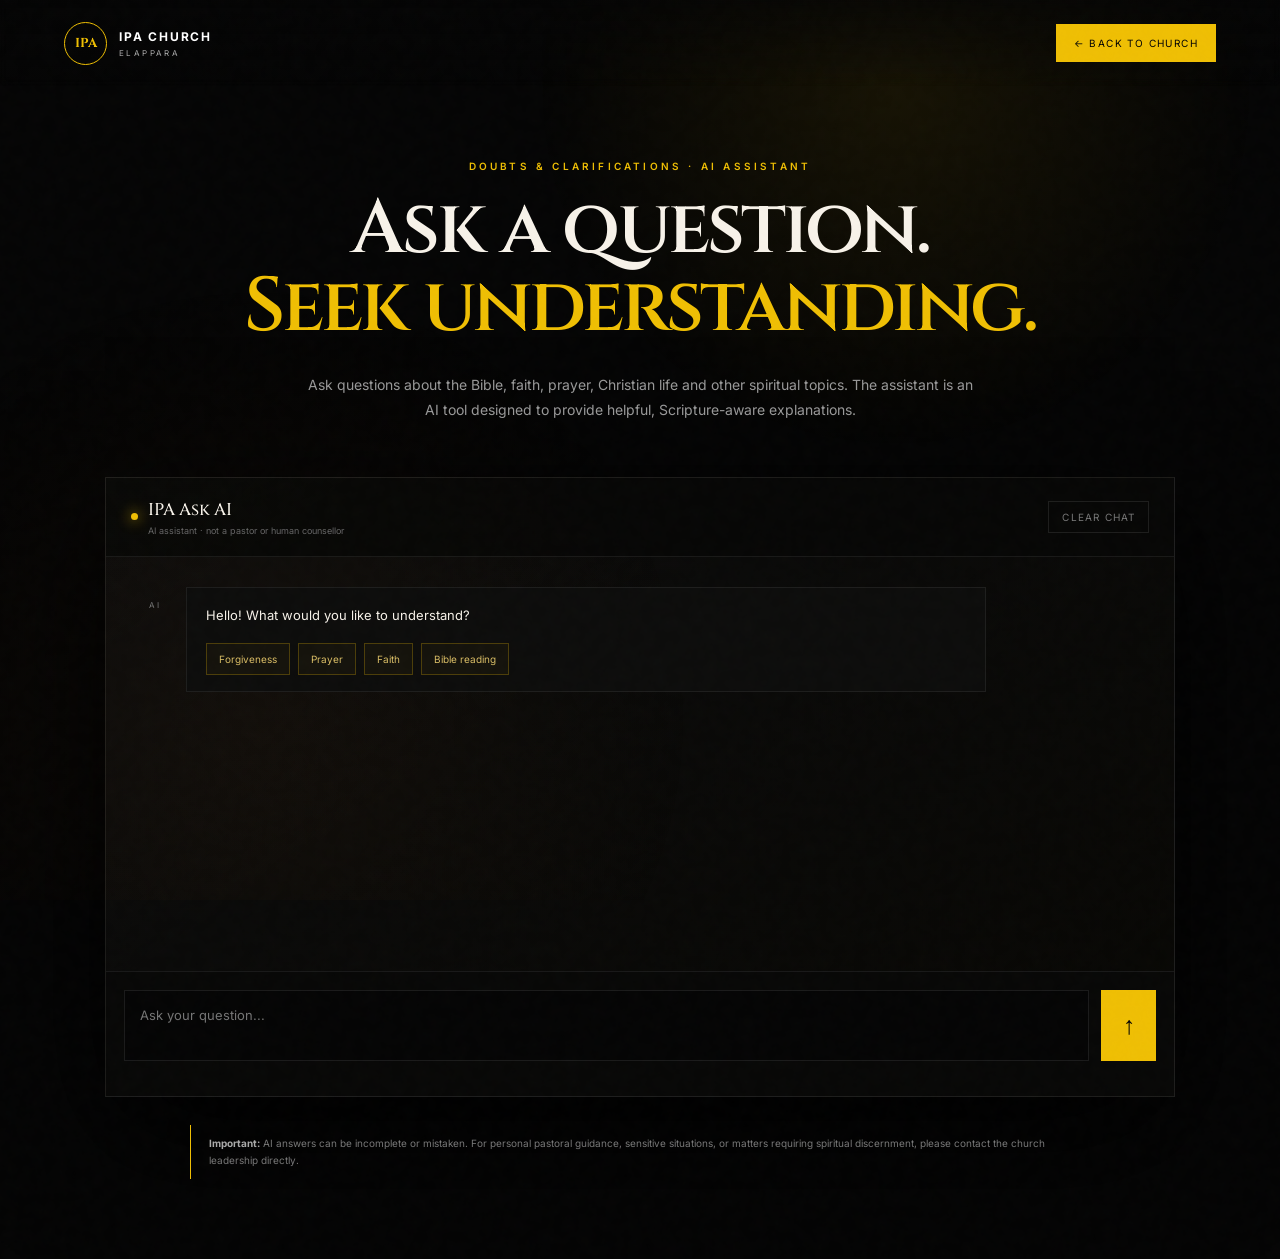
<file: ask.html>
<!doctype html>
<html lang="en">
<head>
  <meta charset="utf-8">
  <meta name="viewport" content="width=device-width,initial-scale=1">
  <meta name="theme-color" content="#050505">
  <meta name="description" content="Ask AI — Bible, faith and Christian life questions for IPA Church Elappara.">
  <title>Ask AI · IPA Church Elappara</title>
  <link rel="preconnect" href="https://fonts.googleapis.com">
  <link rel="preconnect" href="https://fonts.gstatic.com" crossorigin>
  <link href="https://fonts.googleapis.com/css2?family=Cinzel:wght@500;600;700&family=Inter:wght@300;400;500;600;700&display=swap" rel="stylesheet">
  <link rel="stylesheet" href="styles.css">
</head>
<body class="ai-page">
  <div class="grain"></div><div class="cursor"></div>
  <header class="nav">
    <a class="brand" href="index.html"><span class="brand-mark">IPA</span><span><b>IPA CHURCH</b><small>ELAPPARA</small></span></a>
    <a class="nav-cta" href="index.html">← Back to church</a>
  </header>

  <main class="ai-main">
    <section class="ai-hero">
      <p class="eyebrow">DOUBTS & CLARIFICATIONS · AI ASSISTANT</p>
      <h1>Ask a question.<br><em>Seek understanding.</em></h1>
      <p>Ask questions about the Bible, faith, prayer, Christian life and other spiritual topics. The assistant is an AI tool designed to provide helpful, Scripture-aware explanations.</p>
    </section>

    <section class="ai-shell" aria-label="AI question and answer">
      <div class="ai-topbar"><div><span class="status-dot"></span><b>IPA Ask AI</b><small>AI assistant · not a pastor or human counsellor</small></div><button id="clearChat" class="ghost-btn" type="button">Clear chat</button></div>
      <div id="chat" class="chat" aria-live="polite">
        <article class="message assistant"><span class="message-label">AI</span><div><p>Hello! What would you like to understand?</p><div class="suggestions"><button type="button" data-question="What does the Bible say about forgiveness?">Forgiveness</button><button type="button" data-question="Why should Christians pray?">Prayer</button><button type="button" data-question="What does it mean to have faith?">Faith</button><button type="button" data-question="How can I start reading the Bible?">Bible reading</button></div></div></article>
      </div>
      <form id="aiForm" class="ai-input-row">
        <label class="sr-only" for="question">Ask your question</label>
        <textarea id="question" name="question" rows="2" placeholder="Ask your question..." required></textarea>
        <button class="send-btn" type="submit" aria-label="Send question">↑</button>
      </form>
      <p id="aiStatus" class="ai-status" aria-live="polite"></p>
    </section>

    <div class="ai-note"><strong>Important:</strong> AI answers can be incomplete or mistaken. For personal pastoral guidance, sensitive situations, or matters requiring spiritual discernment, please contact the church leadership directly.</div>
  </main>
  <script>
    const chat=document.getElementById('chat');
    const form=document.getElementById('aiForm');
    const input=document.getElementById('question');
    const status=document.getElementById('aiStatus');
    const clear=document.getElementById('clearChat');
    const suggestions=[...document.querySelectorAll('[data-question]')];
    const addMessage=(role,text)=>{const article=document.createElement('article');article.className=`message ${role}`;article.innerHTML=`<span class="message-label">${role==='user'?'YOU':'AI'}</span><div><p></p></div>`;article.querySelector('p').textContent=text;chat.appendChild(article);chat.scrollTop=chat.scrollHeight};
    const localAnswer=q=>{const x=q.toLowerCase();if(x.includes('forgiv'))return 'The Bible presents forgiveness as a central part of Christian life. Jesus teaches His followers to forgive others, and Ephesians 4:32 calls believers to be kind and forgiving because God has forgiven us in Christ. Forgiveness does not mean ignoring injustice; it means releasing personal vengeance and choosing grace.';if(x.includes('pray'))return 'Prayer is fellowship with God, not only a way to ask for things. Jesus teaches His disciples to pray in Matthew 6:6–13, and 1 Thessalonians 5:17 encourages believers to pray continually. Prayer can include worship, thanksgiving, confession, intercession and asking for wisdom.';if(x.includes('faith'))return 'Biblical faith is trusting God and responding to Him with confidence. Hebrews 11:1 describes faith in terms of confidence in what is hoped for and assurance about what is not seen. Faith is not blind optimism; it rests on God’s character and promises.';if(x.includes('read')&&x.includes('bible'))return 'A simple place to begin is the Gospel of John. Read a small section each day, note what it teaches about God and Jesus, and pray for understanding. Compare what you read with the wider teaching of Scripture rather than building a belief on one isolated verse.';return 'This page is ready for a real AI backend, but the current GitHub Pages version does not expose a secure AI API key. For now, I can give a limited starter response to common Bible questions. To enable full AI answers, connect this page to a secure serverless API or backend such as Vercel Functions or Supabase Edge Functions.'};
    const ask=q=>{addMessage('user',q);status.textContent='Thinking…';setTimeout(()=>{addMessage('assistant',localAnswer(q));status.textContent='';},450)};
    form.addEventListener('submit',e=>{e.preventDefault();const q=input.value.trim();if(!q)return;input.value='';ask(q)});
    suggestions.forEach(b=>b.addEventListener('click',()=>ask(b.dataset.question)));
    clear.addEventListener('click',()=>{chat.innerHTML='<article class="message assistant"><span class="message-label">AI</span><div><p>Hello! What would you like to understand?</p></div></article>';input.focus()});
  </script>
</body>
</html>
</file>
<file: styles.css>
*{box-sizing:border-box}html{scroll-behavior:smooth}body{margin:0;background:#050505;color:#f7f2e9;font-family:Inter,system-ui,sans-serif;overflow-x:hidden}body:before{content:"";position:fixed;inset:0;background:radial-gradient(circle at 70% 10%,rgba(239,191,4,.08),transparent 30%),radial-gradient(circle at 20% 80%,rgba(112,65,20,.08),transparent 35%);pointer-events:none;z-index:-1}.grain{position:fixed;inset:-50%;opacity:.035;pointer-events:none;z-index:20;background-image:url("data:image/svg+xml,%3Csvg viewBox='0 0 180 180' xmlns='http://www.w3.org/2000/svg'%3E%3Cfilter id='n'%3E%3CfeTurbulence type='fractalNoise' baseFrequency='.8' numOctaves='4' stitchTiles='stitch'/%3E%3C/filter%3E%3Crect width='100%25' height='100%25' filter='url(%23n)' opacity='.5'/%3E%3C/svg%3E")}.loader{position:fixed;inset:0;background:#050505;z-index:100;display:grid;place-items:center;transition:opacity .8s,visibility .8s}.loader.done{opacity:0;visibility:hidden}.loader-mark{font:700 34px Cinzel,serif;letter-spacing:.25em}.loader-line{position:absolute;width:160px;height:1px;background:#333;bottom:42%}.loader-line span{display:block;width:0;height:100%;background:#efbf04;animation:load 1.4s forwards}@keyframes load{to{width:100%}}.nav{position:fixed;top:0;left:0;right:0;height:86px;display:flex;align-items:center;justify-content:space-between;padding:0 5vw;z-index:15;background:linear-gradient(#050505aa,transparent);backdrop-filter:blur(5px)}.brand{display:flex;align-items:center;gap:12px;color:#fff;text-decoration:none}.brand-mark{display:grid;place-items:center;width:43px;height:43px;border:1px solid #efbf04;border-radius:50%;font:700 13px Cinzel;color:#efbf04}.brand b{display:block;font-size:12px;letter-spacing:.15em}.brand small{display:block;color:#aaa;font-size:8px;letter-spacing:.3em;margin-top:4px}nav{display:flex;gap:22px}nav a,.text-link,.socials a{color:#ddd;text-decoration:none;font-size:11px;letter-spacing:.12em;text-transform:uppercase;transition:.3s}nav a:hover,.text-link:hover,.socials a:hover{color:#efbf04}.nav-cta,.btn{display:inline-flex;align-items:center;gap:20px;text-decoration:none;text-transform:uppercase;letter-spacing:.14em;font-size:10px}.nav-cta{color:#050505;background:#efbf04;padding:13px 18px}.menu{display:none;background:none;border:0}.hero{height:100vh;min-height:700px;position:relative;display:flex;align-items:center;padding:0 9vw;overflow:hidden}.hero-bg{position:absolute;inset:-4%;background-image:url('images/church-bg.jpg');background-size:cover;background-position:center;filter:saturate(.8) contrast(1.08);transform:scale(1.05)}.hero-vignette{position:absolute;inset:0;background:linear-gradient(90deg,#030303e8 0%,#03030399 48%,#03030322 100%),linear-gradient(0deg,#050505 0%,transparent 25%,#05050544 100%)}.hero-content{position:relative;z-index:2;max-width:760px}.eyebrow{font-size:10px;letter-spacing:.32em;color:#efbf04;font-weight:600}.hero h1,h2{font:600 clamp(42px,6vw,84px)/1.03 Cinzel,serif;letter-spacing:-.04em;margin:22px 0}.hero h1 em,h2 em{font-style:normal;color:#efbf04}.hero-copy{max-width:560px;color:#d2cec5;line-height:1.8;font-size:14px}.hero-actions{display:flex;align-items:center;gap:32px;margin-top:34px}.btn-gold{background:#efbf04;color:#070707;padding:17px 24px;font-weight:700;border:0;cursor:pointer}.text-link{border-bottom:1px solid #555;padding-bottom:7px}.hero-bottom{position:absolute;bottom:34px;left:9vw;right:9vw;display:flex;justify-content:space-between;color:#888;font-size:9px;letter-spacing:.22em}.scroll{color:#ccc}.hero-orbit{position:absolute;border:1px solid #efbf0428;border-radius:50%;width:520px;height:520px;right:-180px;bottom:-220px;animation:spin 18s linear infinite}@keyframes spin{to{transform:rotate(360deg)}}.orbit-b{width:310px;height:310px;right:40px;bottom:-110px;animation-duration:11s;animation-direction:reverse}.section{position:relative;padding:130px 9vw}.section-head{max-width:850px}.section-head .index{font:500 12px Cinzel;color:#666;display:block;margin-bottom:28px}.about{background:linear-gradient(#050505,#0a0907)}.about-grid{display:grid;grid-template-columns:1.1fr .9fr;gap:10vw;margin-top:30px}.about-copy{max-width:600px;color:#a9a49b;line-height:1.9;font-size:14px}.lead{font-size:23px;line-height:1.55!important;color:#f0ece5}.statement-card{min-height:410px;border:1px solid #ffffff12;background:linear-gradient(145deg,#ffffff08,#efbf0405);padding:42px;position:relative;display:flex;flex-direction:column;justify-content:space-between;transform:perspective(1000px) rotateY(-5deg);box-shadow:0 35px 100px #000}.statement-card span{font-size:9px;letter-spacing:.3em;color:#efbf04}.statement-card strong{font:600 clamp(30px,4vw,54px)/1.08 Cinzel}.statement-card i{color:#efbf04;font-style:normal;font-size:28px}.worship{display:grid;grid-template-columns:1fr 1fr;gap:8vw;align-items:center;background:#080807}.photo-slot{background-color:#111;position:relative;overflow:hidden}.service-photo{min-height:620px;background-image:linear-gradient(180deg,transparent 50%,#000a),url('images/service.jpg');background-size:cover;background-position:center;box-shadow:0 35px 100px #000}.photo-note{display:none}.worship-content{max-width:560px}.worship-content h2{font-size:clamp(38px,5vw,65px)}.worship-content>p{color:#aaa;line-height:1.8;font-size:14px}.service-card{border-top:1px solid #ffffff18;padding:22px 0;display:flex;justify-content:space-between;align-items:center}.service-card small,.contact-panel small{display:block;color:#777;font-size:9px;letter-spacing:.2em;margin-bottom:8px}.service-card b{font-size:14px;font-weight:500}.service-card>span{color:#efbf04;font-size:20px}.muted{font-size:11px!important;color:#666!important}.pastor{display:grid;grid-template-columns:1fr .8fr;gap:10vw;align-items:center}.pastor-copy{max-width:600px}.pastor-copy>p{color:#aaa;line-height:1.8;font-size:14px}.quote{border-left:1px solid #efbf04;margin-top:35px;padding:10px 0 10px 22px;color:#ddd;font:500 18px Cinzel}.quote small{display:block;color:#777;font:10px Inter;margin-top:10px;letter-spacing:.12em}.portrait{min-height:650px;background-image:linear-gradient(180deg,transparent 45%,#000d),url('images/pastor.jpg');background-size:cover;background-position:center;box-shadow:0 40px 100px #000;transform:perspective(1200px) rotateY(5deg)}.portrait-label{position:absolute;bottom:28px;left:28px}.portrait-label b{display:block;font:500 25px Cinzel}.portrait-label span{display:block;color:#aaa;font-size:10px;margin-top:6px}.ministries{background:#090908}.ministry-grid{display:grid;grid-template-columns:repeat(4,1fr);margin-top:55px;border-top:1px solid #ffffff14}.min-card{min-height:330px;padding:30px;border-right:1px solid #ffffff14;display:flex;flex-direction:column;justify-content:space-between;transition:.4s}.min-card:hover{background:#ffffff05;transform:translateY(-8px)}.min-card span{color:#555;font-size:10px}.min-card h3{font:500 28px Cinzel;margin:0}.min-card p{color:#888;font-size:12px;line-height:1.7}.min-card a{color:#efbf04;text-decoration:none;font-size:9px;text-transform:uppercase;letter-spacing:.2em}.doubts{background:linear-gradient(145deg,#080807,#0d0b07);border-top:1px solid #ffffff08}.section-intro{max-width:680px;color:#999;line-height:1.8;font-size:14px;margin-top:10px}.doubts-grid{display:grid;grid-template-columns:1fr 1fr;gap:5vw;margin-top:55px}.doubt-form-card,.answered-card{border:1px solid #ffffff12;background:linear-gradient(145deg,#ffffff07,#efbf0404);padding:36px;box-shadow:0 35px 90px #0008}.form-heading{display:flex;justify-content:space-between;align-items:center;margin-bottom:30px;color:#efbf04;font-size:9px;letter-spacing:.25em}.form-heading i{font-style:normal;color:#777;font-size:18px}.doubt-form-card form{display:grid;gap:18px}.doubt-form-card label{display:grid;gap:8px;color:#aaa;font-size:10px;letter-spacing:.12em;text-transform:uppercase}.doubt-form-card input,.doubt-form-card select,.doubt-form-card textarea{width:100%;border:1px solid #ffffff16;background:#050505aa;color:#f4efe6;padding:14px;font:13px Inter;outline:none;transition:.3s;border-radius:0}.doubt-form-card textarea{resize:vertical;min-height:130px}.doubt-form-card input:focus,.doubt-form-card select:focus,.doubt-form-card textarea:focus{border-color:#efbf04}.doubt-form-card select option{background:#111;color:#fff}.doubt-form-card .btn{justify-content:center;margin-top:4px}.form-status{min-height:16px;color:#efbf04;font-size:11px;line-height:1.5}.moderation-note{color:#666;font-size:10px;line-height:1.6;margin:25px 0 0}.answered-item{border-top:1px solid #ffffff12;padding:24px 0}.answered-item:first-of-type{border-top:0;padding-top:0}.answered-item small{color:#efbf04;font-size:8px;letter-spacing:.2em}.answered-item h3{font:500 22px/1.3 Cinzel;margin:12px 0}.answered-item p{color:#999;font-size:12px;line-height:1.8;margin:0 0 14px}.answered-item span{color:#666;font-size:9px;letter-spacing:.08em}.gallery{overflow:hidden}.gallery-top{display:flex;justify-content:space-between;align-items:end}.gallery-top>span{color:#666;font-size:10px;letter-spacing:.2em}.gallery-stage{height:600px;position:relative;margin-top:50px;perspective:1300px}.gallery-card{position:absolute;width:38%;height:68%;box-shadow:0 40px 100px #000;transition:transform .8s}.gallery-card .photo-note{display:grid;place-items:center;height:100%;color:#555;font-size:11px}.card-1{left:3%;top:14%;transform:rotateY(18deg) rotateZ(-3deg);background-image:url('images/church-bg.jpg');background-size:cover;background-position:center}.card-2{left:22%;top:4%;transform:rotateY(5deg) rotateZ(1deg);background:linear-gradient(145deg,#17140d,#080808)}.card-3{right:22%;top:9%;transform:rotateY(-5deg) rotateZ(-1deg);background:linear-gradient(145deg,#111,#17130a)}.card-4{right:3%;top:18%;transform:rotateY(-18deg) rotateZ(3deg);background:linear-gradient(145deg,#18120b,#080808)}.contact{display:grid;grid-template-columns:1.1fr .9fr;gap:8vw;background:#0b0a08;overflow:hidden}.contact-glow{position:absolute;width:500px;height:500px;border-radius:50%;right:-180px;top:-100px;background:#efbf0410;filter:blur(30px)}.contact-copy,.contact-panel{position:relative}.contact-copy>p:not(.eyebrow){max-width:480px;color:#999;line-height:1.8;font-size:14px}.socials{display:flex;gap:25px;margin-top:40px}.contact-panel{border:1px solid #ffffff12;padding:35px;background:#ffffff03}.contact-panel>div{padding:20px 0;border-bottom:1px solid #ffffff0e}.contact-panel>div:last-child{border:0}.contact-panel a,.contact-panel p{display:block;color:#eee;text-decoration:none;font-size:14px;line-height:1.8}.contact-panel a:hover{color:#efbf04}footer{border-top:1px solid #ffffff10;padding:30px 9vw;display:flex;justify-content:space-between;color:#666;font-size:9px;letter-spacing:.16em}.reveal{opacity:0;transform:translateY(35px);transition:opacity .9s,transform .9s}.reveal.visible{opacity:1;transform:none}.ai-page{min-height:100vh}.ai-main{min-height:100vh;padding:150px 7vw 80px;max-width:1250px;margin:auto}.ai-hero{max-width:800px;margin:0 auto 55px;text-align:center}.ai-hero h1{font:600 clamp(44px,6vw,76px)/1.03 Cinzel,serif;letter-spacing:-.04em;margin:18px 0 25px}.ai-hero h1 em{font-style:normal;color:#efbf04}.ai-hero>p:last-child{color:#999;line-height:1.8;font-size:14px;max-width:680px;margin:auto}.ai-shell{border:1px solid #ffffff14;background:linear-gradient(145deg,#ffffff08,#efbf0404);box-shadow:0 40px 120px #000;min-height:620px;display:flex;flex-direction:column;overflow:hidden}.ai-topbar{padding:20px 25px;border-bottom:1px solid #ffffff12;display:flex;align-items:center;justify-content:space-between;background:#080807cc}.ai-topbar>div{display:grid;grid-template-columns:auto 1fr;column-gap:10px;align-items:center}.ai-topbar b{font:500 17px Cinzel}.ai-topbar small{grid-column:2;color:#666;font-size:9px;margin-top:4px}.status-dot{width:7px;height:7px;border-radius:50%;background:#efbf04;box-shadow:0 0 14px #efbf04;grid-row:1/3}.ghost-btn{border:1px solid #ffffff18;background:none;color:#777;padding:9px 13px;font:10px Inter;text-transform:uppercase;letter-spacing:.12em;cursor:pointer}.ghost-btn:hover{color:#efbf04;border-color:#efbf04}.chat{flex:1;min-height:410px;max-height:600px;overflow:auto;padding:30px;scroll-behavior:smooth}.message{display:grid;grid-template-columns:38px 1fr;gap:12px;max-width:850px;margin-bottom:25px}.message.user{margin-left:auto;grid-template-columns:1fr 38px}.message.user .message-label{order:2}.message.user>div{order:1;background:#efbf04;color:#070707}.message-label{font-size:8px;letter-spacing:.15em;color:#777;padding-top:13px;text-align:center}.message>div{background:#0d0d0c;border:1px solid #ffffff12;padding:16px 19px;line-height:1.75;font-size:13px}.message>div p{margin:0;white-space:pre-wrap}.suggestions{display:flex;flex-wrap:wrap;gap:8px;margin-top:16px}.suggestions button{border:1px solid #efbf0440;background:#efbf0408;color:#d9bd65;padding:9px 12px;font:10px Inter;cursor:pointer}.suggestions button:hover{background:#efbf04;color:#050505}.ai-input-row{display:grid;grid-template-columns:1fr 55px;gap:12px;padding:18px;border-top:1px solid #ffffff12;background:#080807}.ai-input-row textarea{width:100%;resize:none;background:#050505;border:1px solid #ffffff16;color:#eee;padding:15px;outline:none;font:13px Inter;line-height:1.5}.ai-input-row textarea:focus{border-color:#efbf04}.send-btn{border:0;background:#efbf04;color:#050505;font-size:25px;cursor:pointer}.send-btn:hover{filter:brightness(1.1)}.ai-status{min-height:17px;margin:0;padding:0 22px 10px;background:#080807;color:#777;font-size:10px}.ai-note{max-width:900px;margin:28px auto 0;border-left:1px solid #efbf04;padding:10px 18px;color:#777;font-size:10px;line-height:1.7}.ai-note strong{color:#aaa}.sr-only{position:absolute;width:1px;height:1px;padding:0;margin:-1px;overflow:hidden;clip:rect(0,0,0,0);white-space:nowrap;border:0}@media(max-width:1100px){nav{gap:14px}nav a{font-size:9px}}@media(max-width:900px){nav,.nav-cta{display:none}.menu{display:flex;flex-direction:column;gap:7px}.menu i{display:block;width:25px;height:1px;background:#fff}.hero{padding:0 7vw}.hero h1{font-size:47px}.hero-bottom{left:7vw;right:7vw}.section{padding:90px 7vw}.about-grid,.worship,.pastor,.contact,.doubts-grid{grid-template-columns:1fr;gap:50px}.service-photo{min-height:440px}.portrait{min-height:520px}.ministry-grid{grid-template-columns:1fr 1fr}.gallery-stage{height:470px}.gallery-card{width:48%;height:60%}.card-1{left:0}.card-2{left:18%;top:0}.card-3{right:18%;top:12%}.card-4{right:0;top:22%}.ai-main{padding:125px 5vw 60px}.ai-hero{margin-bottom:35px}.ai-shell{min-height:600px}.chat{padding:20px}.message{grid-template-columns:30px 1fr}.message.user{grid-template-columns:1fr 30px}}@media(max-width:600px){.brand b{font-size:10px}.hero{min-height:650px}.hero h1{font-size:40px}.hero-copy{font-size:13px}.hero-actions{gap:20px;flex-wrap:wrap}.scroll{display:none}.statement-card{min-height:320px}.ministry-grid{grid-template-columns:1fr}.min-card{border-right:0;border-bottom:1px solid #ffffff14;min-height:240px}.gallery-stage{height:360px}.gallery-card{height:62%}.card-2{left:15%}.card-3{right:15%}.card-4{right:0}.contact h2{font-size:48px}.doubt-form-card,.answered-card{padding:25px}footer{flex-direction:column;gap:12px}.ai-main{padding:115px 4vw 45px}.ai-hero h1{font-size:40px}.ai-shell{min-height:650px}.ai-topbar{padding:16px}.ai-topbar small{display:none}.chat{padding:16px;min-height:450px}.message{grid-template-columns:27px 1fr;gap:7px}.message.user{grid-template-columns:1fr 27px}.message>div{font-size:12px;padding:13px}.ai-input-row{grid-template-columns:1fr 48px;padding:12px}.send-btn{font-size:21px}.ai-note{margin-top:20px}}
</file>
